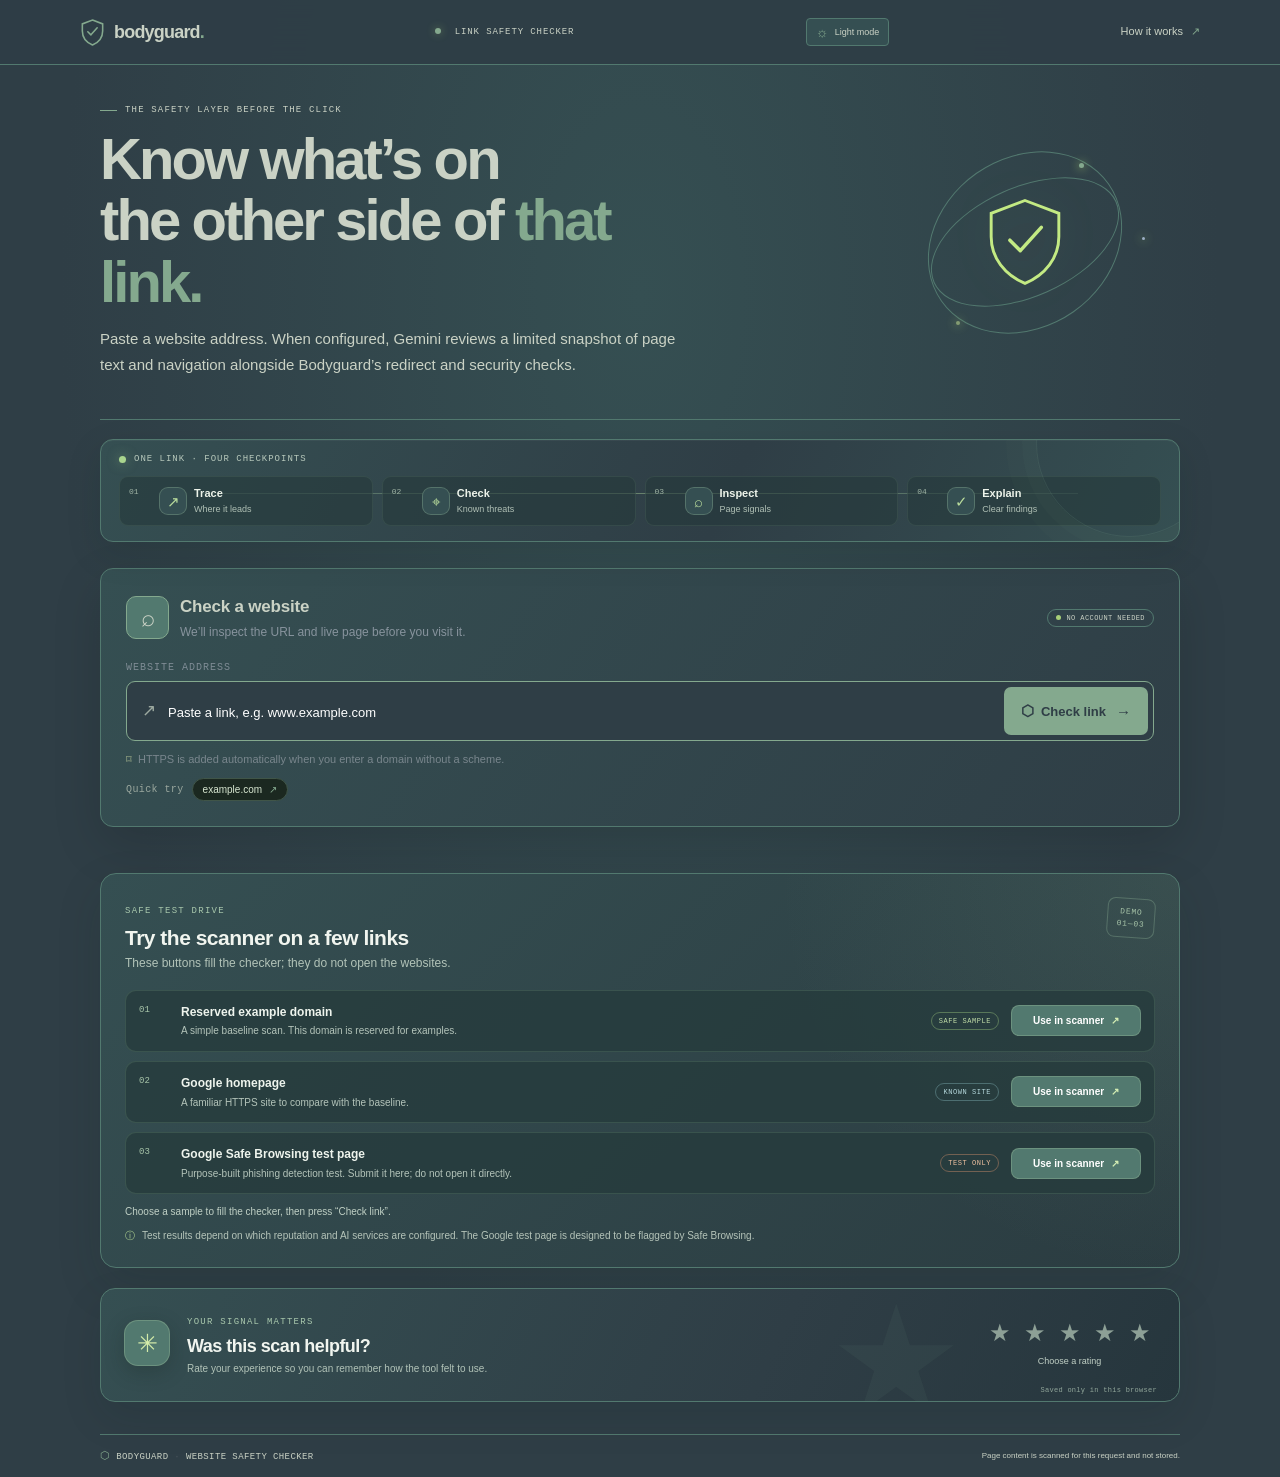
<file: index.html>
<!doctype html>
<html lang="en">
<head>
  <meta charset="utf-8" />
  <meta name="viewport" content="width=device-width, initial-scale=1" />
  <meta name="theme-color" content="#0b0e13" />
  <meta name="description" content="Check a URL for scam and phishing signals with Gemini AI and live page safety checks." />
  <title>Bodyguard — Website safety checker</title>
  <link rel="stylesheet" href="styles.css" />
</head>
<body>
  <header class="topbar"><a class="brand" href="#home" aria-label="Bodyguard home"><span class="shield-logo" aria-hidden="true"><svg viewBox="0 0 32 36" fill="none"><path d="M16 2 29 7v9c0 8.2-5.3 14.7-13 18C8.3 30.7 3 24.2 3 16V7l13-5Z" stroke="currentColor" stroke-width="2"/><path d="m10 17 4 4 8-9" stroke="currentColor" stroke-width="2" stroke-linecap="round" stroke-linejoin="round"/></svg></span><span>bodyguard<span class="brand-dot">.</span></span></a><div class="top-status"><i></i> LINK SAFETY CHECKER</div><button id="theme-toggle" class="theme-toggle" type="button" aria-label="Switch to light theme" aria-pressed="false"><span class="theme-icon" aria-hidden="true">☼</span><span class="theme-label">Light mode</span></button><a class="source-link" href="README.md">How it works <span>↗</span></a></header>
  <main id="home">
    <section class="hero"><div class="hero-copy"><div class="eyebrow"><span></span>THE SAFETY LAYER BEFORE THE CLICK</div><h1>Know what’s on<br/>the other side of <em>that link.</em></h1><p>Paste a website address. When configured, Gemini reviews a limited snapshot of page text and navigation alongside Bodyguard’s redirect and security checks.</p></div><div class="shield-art" aria-hidden="true"><div class="orbit orbit-a"></div><div class="orbit orbit-b"></div><div class="orb-core"><svg viewBox="0 0 70 78" fill="none"><path d="M35 3 64 14v20c0 18.2-11.8 32.7-29 40C17.8 66.7 6 52.2 6 34V14L35 3Z" stroke="currentColor" stroke-width="2.5"/><path d="m22 37 9 9 18-20" stroke="currentColor" stroke-width="3" stroke-linecap="round" stroke-linejoin="round"/></svg></div><span class="orbit-dot dot-a"></span><span class="orbit-dot dot-b"></span><span class="orbit-dot dot-c"></span></div></section>

    <section class="scan-route" aria-label="How Bodyguard checks a link">
      <div class="route-heading"><span class="route-pulse"></span><span>ONE LINK · FOUR CHECKPOINTS</span></div>
      <ol>
        <li><span class="route-index">01</span><span class="route-icon" aria-hidden="true">↗</span><span class="route-copy"><b>Trace</b><small>Where it leads</small></span></li>
        <li><span class="route-index">02</span><span class="route-icon" aria-hidden="true">⌖</span><span class="route-copy"><b>Check</b><small>Known threats</small></span></li>
        <li><span class="route-index">03</span><span class="route-icon" aria-hidden="true">⌕</span><span class="route-copy"><b>Inspect</b><small>Page signals</small></span></li>
        <li><span class="route-index">04</span><span class="route-icon" aria-hidden="true">✓</span><span class="route-copy"><b>Explain</b><small>Clear findings</small></span></li>
      </ol>
    </section>

    <section class="scanner-card" aria-labelledby="scan-title"><div class="scanner-heading"><div class="scanner-symbol">⌕</div><div><h2 id="scan-title">Check a website</h2><p>We’ll inspect the URL and live page before you visit it.</p></div><span class="privacy-chip"><span></span>NO ACCOUNT NEEDED</span></div><form id="scan-form" novalidate><label class="url-label" for="url-input">WEBSITE ADDRESS</label><div class="url-entry"><span class="url-prefix">↗</span><input id="url-input" name="url" type="text" inputmode="url" placeholder="Paste a link, e.g. www.example.com" autocomplete="url" spellcheck="false" required/><button id="scan-button" type="submit"><span class="button-shield">⬡</span><span>Check link</span><span class="button-arrow">→</span></button></div><div class="form-hint"><span>⌑</span> HTTPS is added automatically when you enter a domain without a scheme.</div><div class="sample-row" aria-label="Try a sample URL"><span>Quick try</span><button type="button" data-fill-url="https://example.com/">example.com <span>↗</span></button></div><p class="form-error" id="form-error" role="alert" hidden></p></form></section>

    <section class="loading-card" id="loading-card" hidden aria-live="polite"><div class="scan-spinner"></div><div><b id="loading-title">Checking the website…</b><span id="loading-step">Looking up the public address and checking the connection.</span></div><span class="loading-elapsed" id="loading-elapsed">0s</span></section>

    <section class="result" id="result" hidden aria-live="polite" aria-atomic="true"><div class="result-banner" id="result-banner"><div class="result-symbol" id="result-symbol"></div><div class="result-message"><div class="result-kicker" id="result-kicker"></div><h2 id="result-title"></h2><p id="result-summary"></p></div><div class="result-host" id="result-host"></div></div><div class="result-body"><div class="result-meta"><span id="checked-url"></span><span id="scan-time"></span></div><section class="findings-section"><div class="section-heading"><div><h3>What we found</h3><p>Signals collected from the live page and its connection.</p></div><span class="finding-count" id="finding-count"></span></div><div class="findings" id="findings"></div><div class="no-findings" id="no-findings" hidden><span>✓</span><div><b>No high-risk page patterns detected</b><small>This is a limited scan, not a guarantee that the site is safe.</small></div></div></section><section class="connection-section"><div class="section-heading"><div><h3>Connection &amp; page checks</h3><p>Technical details about the page Bodyguard inspected.</p></div></div><div class="check-grid" id="check-grid"></div></section><details class="limits"><summary>What this scan can and can’t tell you</summary><p>Bodyguard fetches the public page and applies local security heuristics. It does not execute the site’s JavaScript, use a commercial malware or phishing reputation database, or certify a site as safe. “No major issues found” means this scan did not observe its listed warning signs; stay cautious with unfamiliar sites.</p></details><button class="scan-another" id="scan-another" type="button">Check another link <span>↗</span></button></div></section>

    <section class="test-lab" aria-labelledby="test-lab-title">
      <div class="lab-header"><div><span class="lab-kicker">SAFE TEST DRIVE</span><h2 id="test-lab-title">Try the scanner on a few links</h2><p>These buttons fill the checker; they do not open the websites.</p></div><span class="lab-stamp" aria-hidden="true">DEMO<br/>01—03</span></div>
      <div class="test-list">
        <article class="test-card"><span class="test-number">01</span><div class="test-copy"><b>Reserved example domain</b><small>A simple baseline scan. This domain is reserved for examples.</small></div><span class="test-tag tag-safe">SAFE SAMPLE</span><button type="button" data-fill-url="https://example.com/">Use in scanner <span>↗</span></button></article>
        <article class="test-card"><span class="test-number">02</span><div class="test-copy"><b>Google homepage</b><small>A familiar HTTPS site to compare with the baseline.</small></div><span class="test-tag tag-live">KNOWN SITE</span><button type="button" data-fill-url="https://www.google.com/">Use in scanner <span>↗</span></button></article>
        <article class="test-card test-card-alert"><span class="test-number">03</span><div class="test-copy"><b>Google Safe Browsing test page</b><small>Purpose-built phishing detection test. Submit it here; do not open it directly.</small></div><span class="test-tag tag-test">TEST ONLY</span><button type="button" data-fill-url="http://testsafebrowsing.appspot.com/s/phishing.html">Use in scanner <span>↗</span></button></article>
      </div>
      <p id="test-feedback" aria-live="polite">Choose a sample to fill the checker, then press “Check link”.</p>
      <p class="lab-note"><span aria-hidden="true">ⓘ</span> Test results depend on which reputation and AI services are configured. The Google test page is designed to be flagged by Safe Browsing.</p>
    </section>

    <section class="rating-card" aria-labelledby="rating-title">
      <div class="rating-mark" aria-hidden="true">✳</div><div class="rating-copy"><span class="lab-kicker">YOUR SIGNAL MATTERS</span><h2 id="rating-title">Was this scan helpful?</h2><p>Rate your experience so you can remember how the tool felt to use.</p></div>
      <div class="rating-control"><div class="rating-stars" role="group" aria-label="Rate your experience from one to five stars">
        <button type="button" data-rating="1" aria-label="1 star" aria-pressed="false">★</button><button type="button" data-rating="2" aria-label="2 stars" aria-pressed="false">★</button><button type="button" data-rating="3" aria-label="3 stars" aria-pressed="false">★</button><button type="button" data-rating="4" aria-label="4 stars" aria-pressed="false">★</button><button type="button" data-rating="5" aria-label="5 stars" aria-pressed="false">★</button>
      </div><p id="rating-feedback" aria-live="polite">Choose a rating</p></div>
      <span class="rating-privacy">Saved only in this browser</span>
    </section>

    <footer><span><span class="footer-shield">⬡</span> BODYGUARD <i>·</i> WEBSITE SAFETY CHECKER</span><span>Page content is scanned for this request and not stored.</span></footer>
  </main>
  <script src="app.js" defer></script>
</body>
</html>
</file>
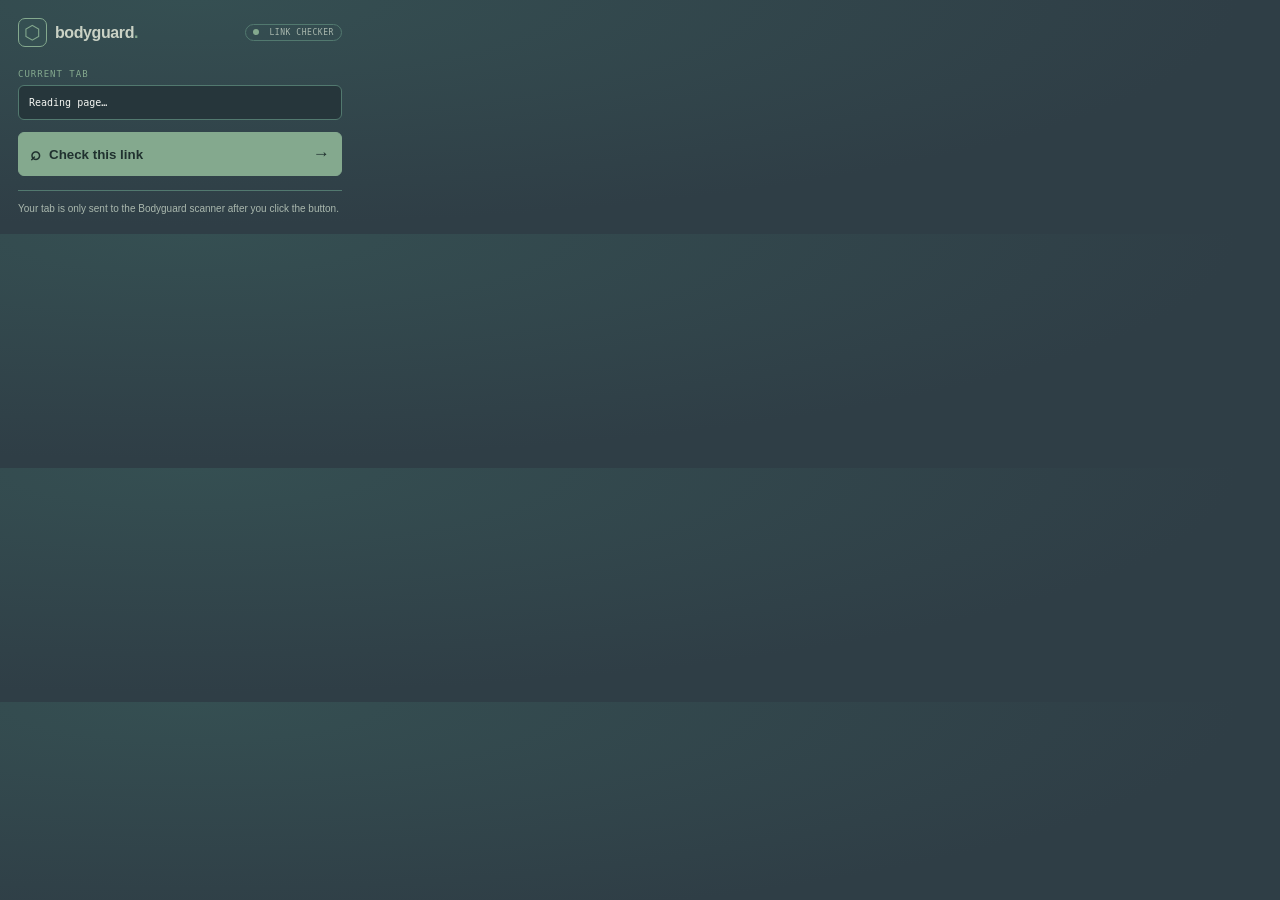
<file: extension/popup.html>
<!doctype html>
<html lang="en">
<head>
  <meta charset="utf-8">
  <meta name="viewport" content="width=device-width,initial-scale=1">
  <title>Bodyguard Link Checker</title>
  <link rel="stylesheet" href="popup.css">
</head>
<body>
  <main>
    <header class="brand-row"><span class="brand-mark" aria-hidden="true">⬡</span><span class="brand">bodyguard<span>.</span></span><span class="live"><i></i> LINK CHECKER</span></header>
    <p class="label">CURRENT TAB</p>
    <div id="url" class="url" aria-label="Current tab address">Reading page…</div>
    <button id="check" type="button"><span class="button-icon" aria-hidden="true">⌕</span> Check this link <span class="arrow" aria-hidden="true">→</span></button>
    <section id="result" aria-live="polite" aria-atomic="true" hidden></section>
    <p class="note">Your tab is only sent to the Bodyguard scanner after you click the button.</p>
  </main>
  <script src="popup.js"></script>
</body>
</html>
</file>
<file: styles.css>
:root{color-scheme:dark;--bg:#0b0f14;--panel:#12181f;--panel2:#161e26;--line:#27313a;--text:#e9edf0;--muted:#8b969f;--lime:#c5ed79;--mono:'Cascadia Code','SFMono-Regular',Consolas,monospace;--sans:Inter,'Segoe UI',Arial,sans-serif;--display:Inter,'Segoe UI',Arial,sans-serif}*{box-sizing:border-box}html{scroll-behavior:smooth}body{margin:0;background:radial-gradient(ellipse at 50% 20%,#131a20 0,#0b0f14 58%);color:var(--text);font:14px/1.55 var(--sans);-webkit-font-smoothing:antialiased}.topbar{height:65px;padding:0 max(calc((100vw - 1120px)/2),28px);border-bottom:1px solid #1f2830;background:#0c1116eF;display:flex;align-items:center;justify-content:space-between}.brand{display:flex;align-items:center;gap:9px;color:#eef3eb;text-decoration:none;font:750 18px var(--display);letter-spacing:-.8px}.shield-logo{width:25px;height:29px;color:var(--lime)}.shield-logo svg{width:100%;height:100%}.brand-dot{color:var(--lime)}.top-status{font:9px var(--mono);letter-spacing:.1em;color:#91a087}.top-status i{display:inline-block;width:6px;height:6px;background:var(--lime);box-shadow:0 0 8px #c5ed7966;border-radius:50%;margin-right:7px}.source-link{color:#a7b2b5;text-decoration:none;font-size:11px}.source-link span{color:var(--lime);padding-left:5px}main{width:min(1030px,calc(100% - 48px));margin:0 auto}.hero{min-height:281px;display:flex;align-items:center;justify-content:space-between;position:relative;overflow:hidden;border-bottom:1px solid #202831}.hero-copy{padding:40px 0 42px;max-width:595px;position:relative;z-index:1}.eyebrow{display:flex;align-items:center;gap:8px;font:9px var(--mono);letter-spacing:.13em;color:#93a098;margin-bottom:13px}.eyebrow span{height:1px;width:17px;background:var(--lime)}h1{font:650 clamp(34px,5vw,50px)/1.06 var(--display);letter-spacing:-2.6px;margin:0;color:#f1f2ed}h1 em{font-style:normal;color:var(--lime)}.hero-copy p{max-width:540px;color:#98a2a9;font-size:13px;margin:14px 0 0;line-height:1.7}.shield-art{width:250px;height:220px;position:relative;display:grid;place-items:center;flex-shrink:0;margin-right:30px}.orbit{position:absolute;border:1px solid #27342d;border-radius:50%;transform:rotate(-24deg)}.orbit-a{width:200px;height:110px}.orbit-b{width:170px;height:205px;transform:rotate(55deg);border-color:#27313a}.orb-core{width:84px;height:91px;color:#c3ea83;filter:drop-shadow(0 0 22px #b8ef7623);display:grid;place-items:center;z-index:2}.orb-core svg{width:100%;height:100%}.orbit-dot{position:absolute;width:5px;height:5px;border-radius:50%;background:var(--lime);box-shadow:0 0 10px #c5ed79}.dot-a{top:31px;right:66px}.dot-b{bottom:27px;left:56px;width:4px;height:4px;background:#839c72}.dot-c{top:105px;right:5px;width:3px;height:3px;background:#9baec4}.scanner-card{border:1px solid #303941;background:linear-gradient(125deg,#151b21,#11171d);border-radius:7px;padding:19px 20px;margin:23px 0 0;box-shadow:0 8px 35px #0002}.scanner-heading{display:flex;align-items:center;gap:11px;margin-bottom:17px}.scanner-symbol{height:36px;width:36px;border-radius:5px;display:grid;place-items:center;background:#202a20;border:1px solid #35442e;color:var(--lime);font-size:24px}.scanner-heading h2{margin:0;color:#e9eee8;font-size:14px;font-weight:650;letter-spacing:-.2px}.scanner-heading p{margin:2px 0 0;color:#87939d;font-size:10px}.privacy-chip{margin-left:auto;border:1px solid #314034;border-radius:20px;padding:4px 8px;color:#9eac97;font:7px var(--mono);letter-spacing:.06em}.privacy-chip span{display:inline-block;width:5px;height:5px;background:#a8cf78;border-radius:50%;margin-right:5px}.url-label{display:block;color:#7f8c95;font:8px var(--mono);letter-spacing:.1em;margin-bottom:6px}.url-entry{height:48px;border:1px solid #39444c;background:#0c1116;border-radius:4px;display:flex;align-items:center;padding:4px;transition:border .15s,box-shadow .15s}.url-entry:focus-within{border-color:#748952;box-shadow:0 0 0 2px #c5ed7912}.url-prefix{width:34px;display:grid;place-items:center;color:#9daaa0;font-size:17px}.url-entry input{border:0;outline:0;min-width:0;flex:1;background:transparent;color:#e4e9e9;font:12px var(--sans)}.url-entry input::placeholder{color:#637078}.url-entry input:disabled{opacity:.65}.url-entry button{height:38px;border:0;border-radius:3px;padding:0 12px;background:var(--lime);color:#13190f;font-size:10px;font-weight:700;display:flex;align-items:center;gap:7px;cursor:pointer;transition:background .15s}.url-entry button:hover{background:#d5f590}.url-entry button:disabled{opacity:.55;cursor:wait}.button-shield{font-size:15px}.button-arrow{font-size:15px;margin-left:3px}.form-hint{font-size:9px;color:#79868d;margin-top:8px}.form-hint span{color:#a7b68e;margin-right:3px}.form-error{border:1px solid #663b32;background:#261a17;color:#f1a18b;padding:8px 10px;border-radius:3px;font-size:10px;margin:9px 0 0}.loading-card{display:flex;align-items:center;gap:11px;background:#151c20;border:1px solid #374038;border-radius:5px;padding:14px;margin:13px 0 0}.loading-card[hidden]{display:none}.scan-spinner{width:22px;height:22px;border:2px solid #354034;border-top-color:var(--lime);border-radius:50%;animation:spin .8s linear infinite;flex-shrink:0}.loading-card>div:nth-child(2){flex:1}.loading-card b,.loading-card span{display:block}.loading-card b{font-size:10px;font-weight:600}.loading-card>div:nth-child(2)>span{font-size:9px;color:#8b9795;margin-top:2px}.loading-elapsed{font:8px var(--mono);color:#839080}.result{margin:16px 0 0;scroll-margin-top:20px}.result[hidden]{display:none}.result-banner{min-height:112px;border:1px solid #474b3e;border-radius:5px 5px 0 0;display:flex;align-items:center;gap:14px;padding:16px 18px;position:relative;overflow:hidden;background:linear-gradient(110deg,#20251b,#191d19)}.result-banner:after{content:'';width:170px;height:170px;border-radius:50%;position:absolute;right:-50px;top:-90px;border:1px solid #ffffff0c;box-shadow:0 0 0 17px #ffffff05,0 0 0 34px #ffffff04}.banner-dangerous{background:linear-gradient(105deg,#512119,#311a18 72%,#251817);border-color:#804337}.banner-suspicious{background:linear-gradient(105deg,#41291a,#281e18);border-color:#715032}.banner-caution{background:linear-gradient(105deg,#38301b,#211f18);border-color:#625633}.banner-no-major-issues{background:linear-gradient(105deg,#1c3020,#171e1a);border-color:#445b39}.banner-unknown{background:linear-gradient(105deg,#33281c,#211d18);border-color:#5e4934}.result-symbol{width:42px;height:42px;flex-shrink:0;border-radius:50%;border:1px solid #d59073;background:#8f302b;color:#fff3ef;display:grid;place-items:center;font:700 25px var(--sans);box-shadow:0 0 19px #ec715122}.banner-suspicious .result-symbol,.banner-caution .result-symbol,.banner-unknown .result-symbol{background:#654624;border-color:#c7a160;color:#ffe6b5;box-shadow:none}.banner-no-major-issues .result-symbol{background:#344c31;border-color:#80aa66;color:#d8f2c3;box-shadow:none}.result-message{flex:1;position:relative;z-index:1}.result-kicker{font:8px var(--mono);letter-spacing:.12em;color:#f0a18b}.banner-suspicious .result-kicker,.banner-caution .result-kicker,.banner-unknown .result-kicker{color:#e1be78}.banner-no-major-issues .result-kicker{color:#aad38c}.result-message h2{font:650 19px var(--display);letter-spacing:-.45px;margin:3px 0 3px;color:#fff3ed}.banner-no-major-issues .result-message h2{color:#e6f4df}.result-message p{max-width:700px;margin:0;color:#d9b7ad;font-size:10px}.banner-suspicious .result-message p,.banner-caution .result-message p,.banner-unknown .result-message p{color:#d6c4a3}.banner-no-major-issues .result-message p{color:#a5b59c}.result-host{position:relative;z-index:1;max-width:185px;overflow-wrap:anywhere;text-align:right;color:#ecd5ce;font:8px/1.6 var(--mono)}.result-body{background:#12181f;border:1px solid #27313a;border-top:0;border-radius:0 0 5px 5px;padding:15px 17px 16px}.result-meta{display:flex;justify-content:space-between;gap:10px;padding-bottom:10px;border-bottom:1px solid #252e36;color:#76838c;font:7px var(--mono)}.result-meta span:first-child{overflow-wrap:anywhere}.section-heading{display:flex;justify-content:space-between;align-items:center;margin:12px 0 7px}.section-heading h3{font-size:10px;margin:0;font-weight:650}.section-heading p{font-size:8px;color:#7e8a91;margin:1px 0 0}.finding-count{font:7px var(--mono);letter-spacing:.04em;color:#94a08c;border:1px solid #354039;border-radius:10px;padding:2px 6px}.findings{display:grid;gap:6px}.finding{display:grid;grid-template-columns:22px minmax(0,1fr) auto;gap:8px;align-items:start;padding:9px 9px;border:1px solid #29323a;border-radius:4px;background:#0f1419}.finding-icon{height:19px;width:19px;border-radius:50%;display:grid;place-items:center;background:#423025;color:#f3a17c;font:bold 11px var(--sans);margin-top:1px}.finding-critical .finding-icon{background:#532420;color:#ff9c88}.finding-medium .finding-icon{background:#39321f;color:#e3c475}.finding-low .finding-icon{background:#202b30;color:#9fb1b1}.finding-copy b{display:block;color:#dfe4e5;font-size:9px;font-weight:600}.finding-copy p{color:#929da2;font-size:8px;line-height:1.5;margin:2px 0 0}.finding-severity{font:6px var(--mono);letter-spacing:.08em;color:#e8a17e;border:1px solid #4c352c;border-radius:2px;padding:2px 4px;margin-top:2px}.finding-medium .finding-severity{color:#ddc276;border-color:#463e2b}.finding-low .finding-severity{color:#a2b0b1;border-color:#364145}.finding-evidence{grid-column:2/4;font-size:7px;color:#9ca8a9}.finding-evidence summary,.limits summary{cursor:pointer;list-style:none}.finding-evidence summary::-webkit-details-marker,.limits summary::-webkit-details-marker{display:none}.finding-evidence summary:after{content:'  +';color:var(--lime)}.finding-evidence[open] summary:after{content:'  −'}.finding-evidence pre{margin:5px 0 0;padding:7px;background:#090d11;border:1px solid #242e36;border-radius:3px;color:#afbbb7;white-space:pre-wrap;overflow-wrap:anywhere;font:7px/1.5 var(--mono)}.no-findings{display:flex;align-items:center;gap:9px;padding:10px;border:1px solid #344331;border-radius:4px;background:#141d16}.no-findings[hidden]{display:none}.no-findings>span{height:22px;width:22px;border-radius:50%;display:grid;place-items:center;background:#2a3a25;color:#b5db92}.no-findings b,.no-findings small{display:block}.no-findings b{font-size:9px;color:#d5e9c8}.no-findings small{font-size:8px;color:#899984;margin-top:1px}.connection-section{border-top:1px solid #262e35;margin-top:13px;padding-top:1px}.check-grid{display:grid;grid-template-columns:repeat(2,minmax(0,1fr));gap:6px}.check-card{display:flex;align-items:flex-start;gap:7px;min-height:47px;padding:7px;border:1px solid #283139;border-radius:3px;background:#0f1419}.check-mark{height:16px;width:16px;flex-shrink:0;border-radius:50%;display:grid;place-items:center;background:#243322;color:#a8d380;font-size:9px}.check-card.warning .check-mark{background:#3a2921;color:#eba17e}.check-card.info .check-mark{background:#232c31;color:#a4b3b4}.check-card b,.check-card small{display:block}.check-card b{font-size:8px;color:#c9d1d2;font-weight:600}.check-card small{font-size:7px;color:#879398;line-height:1.4;margin-top:1px}.limits{margin-top:11px;border-top:1px solid #252e35;padding-top:9px;color:#91a09d}.limits summary{font-size:8px}.limits summary:after{content:'  +';color:#c0e582}.limits[open] summary:after{content:'  −'}.limits p{font-size:8px;color:#86949a;line-height:1.6;max-width:820px}.scan-another{margin-top:13px;border:1px solid #47543b;background:#202a1d;color:#cfe7a6;border-radius:3px;padding:7px 9px;font-size:8px;cursor:pointer}.scan-another:hover{background:#2b3824}.scan-another span{margin-left:6px}.feature-grid{margin:27px 0 23px;display:grid;grid-template-columns:repeat(3,1fr);gap:14px}.feature-grid article{border:1px solid #252f37;border-radius:5px;background:#10161b;min-height:94px;padding:12px;display:flex;align-items:flex-start;gap:10px}.feature-icon{height:25px;width:25px;flex-shrink:0;display:grid;place-items:center;border-radius:4px;font-size:15px}.feature-icon.green{background:#222d20;color:#badb8e}.feature-icon.orange{background:#32231d;color:#e69c7b}.feature-icon.violet{background:#282438;color:#b9a8e6}.feature-grid h3{font-size:9px;margin:1px 0 3px;font-weight:650}.feature-grid p{font-size:8px;line-height:1.5;color:#849097;margin:0}footer{height:43px;border-top:1px solid #202830;display:flex;align-items:center;justify-content:space-between;color:#79858d;font:7px var(--mono);letter-spacing:.045em}footer>span:last-child{font:8px var(--sans);letter-spacing:0;color:#69767d}.footer-shield{font-size:11px;color:var(--lime)}footer i{font-style:normal;color:#4b565d}@keyframes spin{to{transform:rotate(360deg)}}@media(max-width:760px){.topbar{padding:0 17px}.hero{min-height:246px}.hero-copy{max-width:calc(100% - 130px)}.hero h1{font-size:36px}.shield-art{width:140px;height:180px;margin-right:0}.orbit-a{width:125px;height:76px}.orbit-b{width:119px;height:146px}.orb-core{width:59px;height:66px}.dot-a{right:22px}.dot-b{left:7px}.dot-c{right:0}.feature-grid{gap:7px}.feature-grid article{padding:9px;gap:7px}}@media(max-width:570px){main{width:calc(100% - 28px)}.topbar{height:55px;padding:0 14px}.brand{font-size:16px}.top-status{font-size:7px;letter-spacing:.04em}.source-link{font-size:9px}.hero{min-height:0;padding:27px 0 22px}.hero-copy{max-width:100%;padding:0}.hero h1{font-size:34px;letter-spacing:-1.8px}.hero-copy p{max-width:440px;font-size:11px}.shield-art{display:none}.scanner-card{margin-top:14px;padding:13px}.scanner-heading{margin-bottom:13px}.privacy-chip{font-size:6px;padding:3px 6px}.url-entry{height:auto;min-height:47px}.url-prefix{width:27px}.url-entry input{font-size:10px}.url-entry button{height:36px;padding:0 8px;gap:5px;font-size:9px}.button-shield{display:none}.result-banner{align-items:flex-start;gap:9px;padding:12px}.result-symbol{width:32px;height:32px;font-size:20px}.result-host{display:none}.result-message h2{font-size:16px}.result-message p{font-size:9px}.result-kicker{font-size:7px}.result-body{padding:11px}.result-meta{font-size:6px}.section-heading p{font-size:7px}.finding{grid-template-columns:20px minmax(0,1fr);gap:6px}.finding-severity{grid-column:2;grid-row:1;justify-self:end}.finding-copy{padding-right:43px}.finding-evidence{grid-column:2}.check-grid{grid-template-columns:1fr}.feature-grid{grid-template-columns:1fr;margin-top:18px;gap:7px}.feature-grid article{min-height:67px;padding:10px}.feature-grid p{font-size:8px}.feature-grid h3{font-size:9px}footer{height:auto;min-height:44px;gap:6px;line-height:1.4}footer>span:last-child{text-align:right;font-size:7px}}


.ai-assessment{margin:10px 0;padding:10px 12px;border:1px solid #35412f;border-radius:4px;background:#141c15;color:#cad8bd}.ai-assessment[hidden]{display:none}.ai-assessment b{font-size:9px;color:#c5ed79}.ai-assessment p{margin:4px 0;color:#b2bdb1;font-size:9px;line-height:1.5}.ai-assessment small{display:block;color:#94a291;font-size:8px;line-height:1.5}

.theme-toggle{display:inline-flex;align-items:center;justify-content:center;gap:6px;flex:0 0 auto;border:1px solid #35413d;border-radius:4px;background:#151c20;color:#d5e0d6;padding:6px 9px;font:9px var(--sans);cursor:pointer;transition:background .18s,border-color .18s,color .18s}.theme-toggle:hover{border-color:#708454;background:#202920}.theme-toggle:focus-visible{outline:2px solid var(--lime);outline-offset:2px}.theme-icon{font-size:14px;line-height:1;color:var(--lime)}
:root[data-theme="light"]{color-scheme:light;--bg:#f4f7f3;--panel:#fff;--panel2:#f8faf7;--line:#dfe6dd;--text:#1a2921;--muted:#66736a}
:root[data-theme="light"] body{background:radial-gradient(ellipse at 50% 18%,#fff 0,#f2f6f1 66%);color:#1d2b23}
:root[data-theme="light"] .topbar{background:#ffffffed;border-bottom-color:#e2e8e1}
:root[data-theme="light"] .brand{color:#1b2a20}
:root[data-theme="light"] .top-status{color:#637267}
:root[data-theme="light"] .source-link{color:#59675d}
:root[data-theme="light"] .hero{border-bottom-color:#e0e7df}
:root[data-theme="light"] h1{color:#1a2b20}
:root[data-theme="light"] .hero-copy p{color:#637168}
:root[data-theme="light"] .orbit{border-color:#dce7d9}
:root[data-theme="light"] .orbit-b{border-color:#e2e9e3}
:root[data-theme="light"] .scanner-card{background:linear-gradient(125deg,#fff,#f8faf7);border-color:#dce5dc;box-shadow:0 9px 32px #223a2810}
:root[data-theme="light"] .scanner-heading h2{color:#203126}
:root[data-theme="light"] .scanner-heading p{color:#6e7c72}
:root[data-theme="light"] .privacy-chip{border-color:#d9e5d6;color:#60745f}
:root[data-theme="light"] .url-label{color:#68766c}
:root[data-theme="light"] .url-entry{background:#fff;border-color:#ccd8ce}
:root[data-theme="light"] .url-entry input{color:#1f3025}
:root[data-theme="light"] .url-entry input::placeholder{color:#8b978e}
:root[data-theme="light"] .url-prefix{color:#718076}
:root[data-theme="light"] .form-hint{color:#718077}
:root[data-theme="light"] .loading-card{background:#fff;border-color:#dce5dc;color:#26362a}
:root[data-theme="light"] .loading-card>div:nth-child(2)>span{color:#64736a}
:root[data-theme="light"] .result-body{background:#fff;border-color:#dce4dc}
:root[data-theme="light"] .result-meta{border-bottom-color:#e3e9e2;color:#65736a}
:root[data-theme="light"] .section-heading h3{color:#26372b}
:root[data-theme="light"] .section-heading p{color:#6f7d73}
:root[data-theme="light"] .finding{background:#f8faf8;border-color:#e0e7e0}
:root[data-theme="light"] .finding-copy b{color:#26372d}
:root[data-theme="light"] .finding-copy p{color:#5f6d64}
:root[data-theme="light"] .finding-count{color:#526250;border-color:#d8e1d6}
:root[data-theme="light"] .finding-evidence{color:#59685e}
:root[data-theme="light"] .finding-evidence pre{background:#f2f5f1;border-color:#dfe6df;color:#3f5145}
:root[data-theme="light"] .finding-severity{color:#984a35;border-color:#e6c9bd}
:root[data-theme="light"] .finding-medium .finding-severity{color:#80631e;border-color:#e5d8ae}
:root[data-theme="light"] .finding-low .finding-severity{color:#51656a;border-color:#d4dfe0}
:root[data-theme="light"] .finding-icon{background:#f8e7e1;color:#a74937}
:root[data-theme="light"] .finding-medium .finding-icon{background:#f4efd9;color:#83691f}
:root[data-theme="light"] .finding-low .finding-icon{background:#e8eff0;color:#516a70}
:root[data-theme="light"] .banner-dangerous{background:linear-gradient(105deg,#fff0ed,#fff8f6);border-color:#ecc6bd}
:root[data-theme="light"] .banner-suspicious{background:linear-gradient(105deg,#fff6e8,#fffbf4);border-color:#ead7b8}
:root[data-theme="light"] .banner-caution,:root[data-theme="light"] .banner-unknown{background:linear-gradient(105deg,#fff9e8,#fffdf6);border-color:#e7ddb9}
:root[data-theme="light"] .banner-no-major-issues{background:linear-gradient(105deg,#edf6e9,#f8fcf6);border-color:#cfdfc7}
:root[data-theme="light"] .result-message h2,:root[data-theme="light"] .banner-no-major-issues .result-message h2{color:#28372e}
:root[data-theme="light"] .result-message p,:root[data-theme="light"] .banner-no-major-issues .result-message p{color:#56665a}
:root[data-theme="light"] .result-kicker{color:#a34837}
:root[data-theme="light"] .banner-suspicious .result-kicker,:root[data-theme="light"] .banner-caution .result-kicker,:root[data-theme="light"] .banner-unknown .result-kicker{color:#80621c}
:root[data-theme="light"] .banner-no-major-issues .result-kicker{color:#497246}
:root[data-theme="light"] .result-symbol{box-shadow:none}
:root[data-theme="light"] .banner-suspicious .result-symbol,:root[data-theme="light"] .banner-caution .result-symbol,:root[data-theme="light"] .banner-unknown .result-symbol{background:#f0e4c7;color:#6c531b;border-color:#d6c18f}
:root[data-theme="light"] .banner-no-major-issues .result-symbol{background:#dcebd4;color:#3c673f;border-color:#9bbd8b}
:root[data-theme="light"] .no-findings{background:#f3f8f0;border-color:#d8e6d1}
:root[data-theme="light"] .no-findings b{color:#2c4c31}
:root[data-theme="light"] .no-findings small{color:#637660}
:root[data-theme="light"] .connection-section,:root[data-theme="light"] .limits{border-color:#e2e8e1}
:root[data-theme="light"] .check-card{background:#f8faf8;border-color:#e0e7e0}
:root[data-theme="light"] .check-card b{color:#33443a}
:root[data-theme="light"] .check-card small{color:#617066}
:root[data-theme="light"] .check-mark{background:#e3efdf;color:#437043}
:root[data-theme="light"] .check-card.warning .check-mark{background:#f7e8df;color:#a04c35}
:root[data-theme="light"] .check-card.info .check-mark{background:#e9eff0;color:#5b7074}
:root[data-theme="light"] .limits{color:#526358}
:root[data-theme="light"] .limits p{color:#5e6d63}
:root[data-theme="light"] .scan-another{background:#f1f6ec;border-color:#cbdabd;color:#3f6035}
:root[data-theme="light"] .feature-grid article{background:#fff;border-color:#e0e7e0}
:root[data-theme="light"] .feature-grid h3{color:#2a392f}
:root[data-theme="light"] .feature-grid p{color:#627066}
:root[data-theme="light"] .feature-icon.green{background:#e9f1e5;color:#527247}
:root[data-theme="light"] .feature-icon.orange{background:#f8ebe5;color:#a76848}
:root[data-theme="light"] .feature-icon.violet{background:#eeebf6;color:#6f6294}
:root[data-theme="light"] footer{border-top-color:#e0e7df;color:#647267}
:root[data-theme="light"] footer>span:last-child{color:#68766c}
:root[data-theme="light"] .theme-toggle{background:#fff;border-color:#d6e0d6;color:#36473b}
:root[data-theme="light"] .theme-toggle:hover{background:#f1f6ef;border-color:#adc1a5}
:root[data-theme="light"] .theme-toggle:focus-visible{outline-color:#537745}
:root[data-theme="light"] .theme-icon{color:#687e39}
@media(max-width:570px){.top-status{display:none}.theme-toggle{padding:5px 7px;font-size:8px}.source-link{font-size:8px}}

:root[data-theme="light"] .ai-assessment{background:#f2f7ef;border-color:#d8e5d2;color:#47594a}:root[data-theme="light"] .ai-assessment b{color:#426a3f}:root[data-theme="light"] .ai-assessment p,:root[data-theme="light"] .ai-assessment small{color:#5d6d5f}

/* Sage / teal / slate palette from the supplied reference image. */
:root:not([data-theme="light"]){color-scheme:dark;--bg:#2f3e46;--panel:#354f52;--panel2:#52796f;--line:#52796f;--text:#cad2c5;--muted:#cad2c5;--lime:#84a98e}
:root:not([data-theme="light"]) body{background:radial-gradient(ellipse at 50% 20%,#354f52 0,#2f3e46 64%);color:#cad2c5}
:root:not([data-theme="light"]) .topbar{background:#2f3e46ed;border-bottom-color:#52796f}
:root:not([data-theme="light"]) .brand,:root:not([data-theme="light"]) h1,:root:not([data-theme="light"]) .scanner-heading h2{color:#cad2c5}
:root:not([data-theme="light"]) .top-status,:root:not([data-theme="light"]) .eyebrow,:root:not([data-theme="light"]) .hero-copy p,:root:not([data-theme="light"]) .source-link{color:#cad2c5}
:root:not([data-theme="light"]) .hero{border-bottom-color:#52796f}
:root:not([data-theme="light"]) .orbit,:root:not([data-theme="light"]) .orbit-b{border-color:#52796f}
:root:not([data-theme="light"]) .scanner-card{background:linear-gradient(125deg,#354f52,#2f3e46);border-color:#52796f}
:root:not([data-theme="light"]) .scanner-symbol{background:#52796f;border-color:#84a98e;color:#cad2c5}
:root:not([data-theme="light"]) .privacy-chip{border-color:#52796f;color:#cad2c5}
:root:not([data-theme="light"]) .url-entry{background:#2f3e46;border-color:#84a98e}
:root:not([data-theme="light"]) .url-entry:focus-within{border-color:#cad2c5;box-shadow:0 0 0 2px #84a98e55}
:root:not([data-theme="light"]) .url-entry input{color:#fff;-webkit-text-fill-color:#fff}
:root:not([data-theme="light"]) .url-entry button{background:#84a98e;color:#2f3e46}
:root:not([data-theme="light"]) .url-entry button:hover{background:#cad2c5}
:root:not([data-theme="light"]) .loading-card,:root:not([data-theme="light"]) .result-body{background:#354f52;border-color:#52796f}
:root:not([data-theme="light"]) .finding,:root:not([data-theme="light"]) .check-card{background:#2f3e46;border-color:#52796f}
:root:not([data-theme="light"]) .finding-copy b,:root:not([data-theme="light"]) .check-card b,:root:not([data-theme="light"]) .section-heading h3{color:#cad2c5}
:root:not([data-theme="light"]) .finding-copy p,:root:not([data-theme="light"]) .check-card small,:root:not([data-theme="light"]) .section-heading p{color:#cad2c5}
:root:not([data-theme="light"]) .finding-evidence pre{background:#2f3e46;border-color:#52796f;color:#cad2c5}
:root:not([data-theme="light"]) .no-findings{background:#354f52;border-color:#84a98e}
:root:not([data-theme="light"]) .no-findings b,:root:not([data-theme="light"]) .no-findings small{color:#cad2c5}
:root:not([data-theme="light"]) .scan-another{background:#52796f;border-color:#84a98e;color:#cad2c5}
:root:not([data-theme="light"]) .scan-another:hover{background:#84a98e;color:#2f3e46}
:root:not([data-theme="light"]) .theme-toggle{background:#354f52;border-color:#52796f;color:#cad2c5}
:root:not([data-theme="light"]) .theme-toggle:hover{background:#52796f;border-color:#84a98e}
:root:not([data-theme="light"]) .theme-toggle:focus-visible{outline-color:#cad2c5}
:root:not([data-theme="light"]) .ai-assessment{background:#354f52;border-color:#52796f;color:#cad2c5}
:root:not([data-theme="light"]) .ai-assessment b,:root:not([data-theme="light"]) .ai-assessment p,:root:not([data-theme="light"]) .ai-assessment small{color:#cad2c5}
:root:not([data-theme="light"]) footer{border-top-color:#52796f;color:#cad2c5}
:root:not([data-theme="light"]) footer>span:last-child{color:#cad2c5}
:root[data-theme="light"]{--bg:#cad2c5;--panel:#f1f3ef;--panel2:#e8ece6;--line:#84a98e;--text:#2f3e46;--muted:#52796f;--lime:#52796f}
:root[data-theme="light"] body{background:radial-gradient(ellipse at 50% 18%,#f1f3ef 0,#cad2c5 76%);color:#2f3e46}
:root[data-theme="light"] .topbar{background:#cad2c5ed;border-bottom-color:#84a98e}
:root[data-theme="light"] .brand,:root[data-theme="light"] h1,:root[data-theme="light"] .scanner-heading h2{color:#2f3e46}
:root[data-theme="light"] .top-status,:root[data-theme="light"] .eyebrow,:root[data-theme="light"] .hero-copy p,:root[data-theme="light"] .source-link{color:#52796f}
:root[data-theme="light"] .hero{border-bottom-color:#84a98e}
:root[data-theme="light"] .orbit,:root[data-theme="light"] .orbit-b{border-color:#84a98e}
:root[data-theme="light"] .scanner-card{background:linear-gradient(125deg,#f1f3ef,#e8ece6);border-color:#84a98e}
:root[data-theme="light"] .scanner-symbol{background:#52796f;border-color:#354f52;color:#cad2c5}
:root[data-theme="light"] .privacy-chip{border-color:#84a98e;color:#354f52}
:root[data-theme="light"] .url-entry{background:#f8f9f7;border-color:#84a98e}
:root[data-theme="light"] .url-entry:focus-within{border-color:#354f52;box-shadow:0 0 0 2px #52796f33}
:root[data-theme="light"] .url-entry input{color:#111;-webkit-text-fill-color:#111}
:root[data-theme="light"] .url-entry button{background:#52796f;color:#fff}
:root[data-theme="light"] .url-entry button:hover{background:#354f52}
:root[data-theme="light"] .loading-card,:root[data-theme="light"] .result-body{background:#f1f3ef;border-color:#84a98e}
:root[data-theme="light"] .finding,:root[data-theme="light"] .check-card{background:#f8f9f7;border-color:#cad2c5}
:root[data-theme="light"] .finding-copy b,:root[data-theme="light"] .check-card b,:root[data-theme="light"] .section-heading h3{color:#2f3e46}
:root[data-theme="light"] .finding-copy p,:root[data-theme="light"] .check-card small,:root[data-theme="light"] .section-heading p{color:#52796f}
:root[data-theme="light"] .finding-evidence pre{background:#e8ece6;border-color:#cad2c5;color:#2f3e46}
:root[data-theme="light"] .no-findings{background:#e8ece6;border-color:#84a98e}
:root[data-theme="light"] .no-findings b,:root[data-theme="light"] .no-findings small{color:#354f52}
:root[data-theme="light"] .scan-another{background:#52796f;border-color:#354f52;color:#fff}
:root[data-theme="light"] .scan-another:hover{background:#354f52}
:root[data-theme="light"] .theme-toggle{background:#f1f3ef;border-color:#84a98e;color:#354f52}
:root[data-theme="light"] .theme-toggle:hover{background:#e8ece6;border-color:#52796f}
:root[data-theme="light"] .theme-toggle:focus-visible{outline-color:#354f52}
:root[data-theme="light"] .ai-assessment{background:#e8ece6;border-color:#84a98e;color:#354f52}
:root[data-theme="light"] .ai-assessment b,:root[data-theme="light"] .ai-assessment p,:root[data-theme="light"] .ai-assessment small{color:#354f52}
:root[data-theme="light"] footer{border-top-color:#84a98e;color:#52796f}
:root[data-theme="light"] footer>span:last-child{color:#52796f}

/* Polished layout and clearer touch/keyboard targets. */
html{scroll-padding-top:76px}
.topbar{position:sticky;top:0;z-index:20;backdrop-filter:blur(14px);-webkit-backdrop-filter:blur(14px)}
main{width:min(1080px,calc(100% - 44px))}
.hero{min-height:310px}
h1{font-size:clamp(38px,5.2vw,58px);letter-spacing:-2.9px}
.hero-copy p{font-size:15px;max-width:590px}
.scanner-card{margin-top:26px;padding:25px;border-radius:13px;box-shadow:0 18px 50px #0002}
.scanner-heading{margin-bottom:21px}
.scanner-heading h2{font-size:17px}
.scanner-heading p{font-size:12px}
.scanner-symbol{width:43px;height:43px;border-radius:10px}
.url-label{font-size:10px;margin-bottom:8px}
.url-entry{height:60px;padding:5px;border-radius:9px}
.url-entry input{font-size:15px;color:#fff;-webkit-text-fill-color:#fff}
.url-entry input::placeholder{font-size:13px}
:root[data-theme="light"] .url-entry input{color:#111;-webkit-text-fill-color:#111}
:root[data-theme="light"] .url-entry input::placeholder{-webkit-text-fill-color:#8b978e}
.url-entry button{height:48px;border-radius:7px;padding:0 17px;font-size:13px}
.form-hint{font-size:11px;margin-top:10px}
.sample-row{display:flex;align-items:center;gap:8px;margin-top:10px;color:#9aa79e;font-size:10px}
.sample-row>span{font-family:var(--mono);letter-spacing:.04em}
.sample-row button{border:1px solid #405548;border-radius:999px;background:#1b2820;color:#d8e7d1;padding:5px 10px;font:10px var(--sans);cursor:pointer;transition:background .16s,border-color .16s,transform .16s}
.sample-row button:hover{background:#293b2c;border-color:#84a98e;transform:translateY(-1px)}
.sample-row button span{color:var(--lime);margin-left:4px}
:root[data-theme="light"] .sample-row{color:#627268}
:root[data-theme="light"] .sample-row button{background:#f1f6ef;border-color:#cbdabd;color:#3f6035}
:root[data-theme="light"] .sample-row button:hover{background:#e7f0e2;border-color:#84a98e}
.theme-toggle,.source-link,.url-entry button,.scan-another,.limits summary,.finding-evidence summary,.sample-row button{transition:all .18s ease}
.url-entry:focus-within{box-shadow:0 0 0 4px #84a98e2b}
.theme-toggle:focus-visible,.source-link:focus-visible,.url-entry button:focus-visible,.scan-another:focus-visible,.limits summary:focus-visible,.finding-evidence summary:focus-visible,.sample-row button:focus-visible{outline:3px solid var(--lime);outline-offset:3px;border-radius:7px}
.loading-card,.result-banner,.result-body{border-radius:12px}
.result-body{padding:20px}
.result-banner{padding:22px;min-height:125px}
.result-message h2{font-size:22px}
.result-message p{font-size:13px}
.result-meta{font-size:10px}
.section-heading h3{font-size:14px}
.section-heading p{font-size:11px}
.finding{padding:12px;border-radius:8px}
.finding-copy b,.check-card b{font-size:12px}
.finding-copy p,.check-card small{font-size:11px}
.finding-severity{font-size:8px}
.check-card{padding:11px;border-radius:8px}
.limits summary,.limits p{font-size:11px}
.scan-another{padding:10px 14px;border-radius:7px;font-size:11px}
footer{font-size:9px}
@media(max-width:700px){main{width:calc(100% - 30px)}.hero{min-height:250px}.scanner-card{padding:17px}.scanner-heading{gap:9px}.privacy-chip{font-size:6px}.url-entry{height:auto;min-height:54px}.url-entry button{height:42px;padding:0 11px;font-size:11px}.url-entry input{font-size:13px}.url-prefix{width:26px}.hero-copy p{font-size:13px}.result-body{padding:14px}.result-banner{padding:15px}.result-message h2{font-size:18px}}
@media(max-width:430px){.topbar{gap:8px;padding:0 12px}.top-status{display:none}.brand{font-size:15px}.theme-toggle{padding:5px 7px;font-size:8px}.source-link{font-size:8px}h1{font-size:36px;letter-spacing:-1.8px}.scanner-card{padding:14px}.privacy-chip{display:none}.url-entry{flex-wrap:wrap;padding:5px}.url-entry input{flex-basis:calc(100% - 36px);height:37px}.url-entry button{width:100%;justify-content:center}.button-shield{display:inline}.button-arrow{margin-left:0}.sample-row{flex-wrap:wrap}.result-meta{flex-direction:column}}
@media(prefers-reduced-motion:reduce){*,*::before,*::after{scroll-behavior:auto!important;animation-duration:.01ms!important;animation-iteration-count:1!important;transition-duration:.01ms!important}}
/* Animated scan journey */
.orbit-a{animation:orbit-slow 32s linear infinite}
.orbit-b{animation:orbit-slow 42s linear infinite reverse}
.orb-core{animation:shield-float 4.5s ease-in-out infinite}
.orbit-dot{animation:dot-glow 2.8s ease-in-out infinite alternate}
.dot-b{animation-delay:.8s}.dot-c{animation-delay:1.5s}
.scan-route{position:relative;margin:19px 0 0;padding:14px 18px 15px;border:1px solid #52796f;border-radius:13px;background:linear-gradient(115deg,#354f52 0%,#2f3e46 58%,#354f52 100%);box-shadow:inset 0 1px #ffffff0a,0 12px 35px #101c1a22;overflow:hidden}
.scan-route:after{content:"";position:absolute;right:-44px;top:-90px;width:185px;height:185px;border:1px solid #84a98e25;border-radius:50%;box-shadow:0 0 0 14px #84a98e08,0 0 0 30px #84a98e06;pointer-events:none}
.route-heading{display:flex;align-items:center;gap:8px;color:#b8c9bc;font:9px var(--mono);letter-spacing:.11em}
.route-pulse{width:7px;height:7px;border-radius:50%;background:#a9d58e;box-shadow:0 0 12px #a9d58e88;animation:dot-glow 1.5s ease-in-out infinite alternate}
.scan-route ol{position:relative;display:grid;grid-template-columns:repeat(4,minmax(0,1fr));gap:9px;margin:12px 0 0;padding:0;list-style:none}
.scan-route ol:before{content:"";position:absolute;left:8%;right:8%;top:17px;height:1px;background:linear-gradient(90deg,#84a98e55,#a7cc9677,#84a98e55)}
.scan-route li{position:relative;display:grid;grid-template-columns:23px 28px minmax(0,1fr);align-items:center;gap:7px;min-width:0;padding:8px 9px;border:1px solid #84a98e22;border-radius:9px;background:#263a3b99;transition:transform .2s ease,border-color .2s ease,background .2s ease}
.scan-route li:hover{transform:translateY(-2px);border-color:#84a98e88;background:#314a49}
.route-index{align-self:start;padding-top:2px;color:#9fb3a4;font:8px var(--mono)}
.route-icon{position:relative;z-index:1;display:grid;place-items:center;width:28px;height:28px;border:1px solid #84a98e66;border-radius:9px;background:#354f52;color:#b9dc9c;font-size:15px}
.route-copy{min-width:0}.route-copy b,.route-copy small{display:block;overflow:hidden;text-overflow:ellipsis;white-space:nowrap}.route-copy b{color:#edf3ea;font-size:11px;font-weight:650}.route-copy small{margin-top:1px;color:#b0c0b5;font-size:9px}
:root[data-theme="light"] .scan-route{background:linear-gradient(115deg,#e8f0e6,#f7faf6 58%,#eaf2e7);border-color:#c9dac6;box-shadow:inset 0 1px #fff,0 12px 32px #203c2510}
:root[data-theme="light"] .route-heading{color:#536b59}
:root[data-theme="light"] .scan-route ol:before{background:linear-gradient(90deg,#52796f44,#52796f88,#52796f44)}
:root[data-theme="light"] .scan-route li{background:#ffffffb8;border-color:#cadcc7}
:root[data-theme="light"] .scan-route li:hover{background:#fff;border-color:#84a98e}
:root[data-theme="light"] .route-index{color:#66806a}
:root[data-theme="light"] .route-icon{background:#e4efe1;border-color:#b9d0b3;color:#456946}
:root[data-theme="light"] .route-copy b{color:#263b2b}
:root[data-theme="light"] .route-copy small{color:#64786a}
@keyframes orbit-slow{from{transform:rotate(-24deg)}to{transform:rotate(336deg)}}
@keyframes shield-float{0%,100%{transform:translateY(0)}50%{transform:translateY(-4px)}}
@keyframes dot-glow{from{opacity:.55;filter:brightness(.9)}to{opacity:1;filter:brightness(1.3)}}
@media(max-width:700px){.scan-route{padding:12px}.scan-route ol{grid-template-columns:repeat(2,minmax(0,1fr))}.scan-route ol:before{display:none}.scan-route li{padding:7px}.route-copy small{font-size:8px}}
@media(max-width:390px){.scan-route ol{gap:6px}.scan-route li{grid-template-columns:20px 25px minmax(0,1fr);gap:5px}.route-icon{width:25px;height:25px}.route-copy b{font-size:10px}.route-copy small{font-size:7px}}
@media(prefers-reduced-motion:reduce){.orbit-a,.orbit-b,.orb-core,.orbit-dot,.route-pulse{animation:none!important}.scan-route li:hover{transform:none}}
/* Test list and feedback UI */
.brand .shield-logo{animation:bodyguard-logo-spin 18s linear infinite;transform-origin:50% 50%;will-change:transform}
.brand:hover .shield-logo{animation-duration:2.4s}
@keyframes bodyguard-logo-spin{to{transform:rotate(360deg)}}
.test-lab{position:relative;margin:46px 0 20px;padding:24px;border:1px solid #52796f;border-radius:16px;background:radial-gradient(circle at 100% 0,#84a98e22,transparent 35%),linear-gradient(135deg,#354f52,#2b3c41);box-shadow:0 18px 46px #18282424;overflow:hidden}
.lab-header{display:flex;align-items:flex-start;justify-content:space-between;gap:18px;margin-bottom:17px}
.lab-kicker{color:#a9c8ad;font:9px var(--mono);letter-spacing:.14em}
.lab-header h2,.rating-copy h2{margin:5px 0 4px;color:#f1f5ef;font:650 21px/1.2 var(--display);letter-spacing:-.5px}
.lab-header p,.rating-copy p{margin:0;color:#b2c3b8;font-size:12px}
.lab-stamp{padding:7px 9px;border:1px solid #84a98e66;border-radius:8px;color:#a8c5a9;font:8px/1.5 var(--mono);letter-spacing:.1em;text-align:center;transform:rotate(4deg)}
.test-list{display:grid;gap:9px}
.test-card{display:grid;grid-template-columns:30px minmax(0,1fr) auto 130px;align-items:center;gap:12px;padding:12px 13px;border:1px solid #84a98e33;border-radius:11px;background:#263b3dcc;transition:transform .18s ease,border-color .18s ease,background .18s ease}
.test-card:hover,.test-card.is-used{transform:translateX(3px);border-color:#a0c794;background:#30484a}
.test-number{align-self:start;padding-top:2px;color:#a8c5a9;font:9px var(--mono)}
.test-copy{min-width:0}.test-copy b,.test-copy small{display:block}.test-copy b{color:#eef4ed;font-size:12px;font-weight:650}.test-copy small{margin-top:3px;color:#b4c4ba;font-size:10px;line-height:1.45}
.test-tag{justify-self:end;padding:4px 7px;border:1px solid #84a98e55;border-radius:999px;color:#c4d5c4;font:7px var(--mono);letter-spacing:.08em;white-space:nowrap}
.tag-safe{color:#c3dfa9;border-color:#92ba7977}.tag-live{color:#b5d8dc;border-color:#87b8bd66}.tag-test{color:#f0c2a1;border-color:#c98b6a77}
.test-card button{width:100%;border:1px solid #84a98e88;border-radius:8px;background:#52796f;color:#fff;padding:9px 10px;font:10px var(--sans);font-weight:650;cursor:pointer;transition:background .18s ease,transform .18s ease,box-shadow .18s ease}
.test-card button:hover{background:#6a9485;transform:translateY(-1px);box-shadow:0 5px 14px #1117}.test-card button:focus-visible{outline:3px solid #c7e99f;outline-offset:2px}.test-card button span{margin-left:4px;color:#d4edb3}
#test-feedback{min-height:16px;margin:10px 0 0;color:#c0d0c5;font-size:10px}
.lab-note{display:flex;align-items:flex-start;gap:7px;margin:8px 0 0;color:#b5c4b9;font-size:10px;line-height:1.5}.lab-note span{color:#afd292}
.rating-card{position:relative;display:grid;grid-template-columns:48px minmax(0,1fr) auto;align-items:center;gap:15px;margin:20px 0 32px;padding:20px 23px 24px;border:1px solid #52796f;border-radius:15px;background:linear-gradient(115deg,#354f52,#2f3e46 62%,#26363d);box-shadow:0 16px 42px #0c19171c;overflow:hidden}
.rating-card:after{content:"★";position:absolute;right:20%;top:-45px;color:#84a98e12;font-size:150px;pointer-events:none}
.rating-mark{display:grid;place-items:center;width:46px;height:46px;border:1px solid #84a98e88;border-radius:14px;background:#52796f;color:#d3eba9;font-size:25px;box-shadow:0 6px 19px #17251e44}
.rating-copy h2{font-size:18px}.rating-copy p{font-size:10px}
.rating-control{position:relative;z-index:1;text-align:center}.rating-stars{display:flex;justify-content:center;gap:2px}
.rating-stars button{width:33px;height:36px;border:0;border-radius:8px;background:transparent;color:#8da096;font-size:24px;line-height:1;cursor:pointer;transition:color .14s ease,transform .14s ease,background .14s ease}
.rating-stars button:hover,.rating-stars button:focus-visible,.rating-stars button.is-selected{color:#d0e99b}.rating-stars button:hover{transform:translateY(-2px) scale(1.1)}.rating-stars button:focus-visible{outline:2px solid #a9ce83;outline-offset:1px}
#rating-feedback{min-height:16px;margin:4px 0 0;color:#c1d0c5;font-size:9px}
.rating-privacy{position:absolute;right:22px;bottom:7px;color:#91a69a;font:7px var(--mono);letter-spacing:.04em}
:root[data-theme="light"] .test-lab{background:radial-gradient(circle at 100% 0,#84a98e20,transparent 36%),linear-gradient(135deg,#edf4ea,#f9fbf8 60%,#eaf2e7);border-color:#c7d9c4;box-shadow:0 15px 40px #243e2810}
:root[data-theme="light"] .lab-kicker{color:#507156}:root[data-theme="light"] .lab-header h2,:root[data-theme="light"] .rating-copy h2{color:#263a2b}
:root[data-theme="light"] .lab-header p,:root[data-theme="light"] .rating-copy p{color:#617368}:root[data-theme="light"] .lab-stamp{color:#52796f;border-color:#84a98e88}
:root[data-theme="light"] .test-card{background:#ffffffd9;border-color:#d5e2d2}:root[data-theme="light"] .test-card:hover,:root[data-theme="light"] .test-card.is-used{background:#fff;border-color:#84a98e}
:root[data-theme="light"] .test-number{color:#52796f}:root[data-theme="light"] .test-copy b{color:#283c2d}:root[data-theme="light"] .test-copy small{color:#63756a}
:root[data-theme="light"] .test-tag{color:#526b57;border-color:#cadcc8}:root[data-theme="light"] .tag-safe{color:#497340;border-color:#c4d9b6}:root[data-theme="light"] .tag-live{color:#3f6f72;border-color:#c4d9d7}:root[data-theme="light"] .tag-test{color:#955c3c;border-color:#e3c5b2}
:root[data-theme="light"] .test-card button{background:#52796f;color:#fff}:root[data-theme="light"] .test-card button:hover{background:#354f52}
:root[data-theme="light"] #test-feedback,:root[data-theme="light"] .lab-note{color:#5c7063}:root[data-theme="light"] .lab-note span{color:#52796f}
:root[data-theme="light"] .rating-card{background:linear-gradient(115deg,#eef5eb,#fff 60%,#eaf2e7);border-color:#c7d9c4;box-shadow:0 15px 40px #243e2810}
:root[data-theme="light"] .rating-mark{background:#52796f;color:#e5f2d3}:root[data-theme="light"] .rating-stars button{color:#8c9b8c}:root[data-theme="light"] .rating-stars button:hover,:root[data-theme="light"] .rating-stars button:focus-visible,:root[data-theme="light"] .rating-stars button.is-selected{color:#a47a24}
:root[data-theme="light"] #rating-feedback{color:#5e7262}:root[data-theme="light"] .rating-privacy{color:#6b7d6e}
@media(max-width:700px){.test-lab{margin-top:34px;padding:17px}.test-card{grid-template-columns:22px minmax(0,1fr) auto;gap:8px}.test-card button{grid-column:2/4;justify-self:start;width:auto}.test-tag{font-size:6px}.rating-card{grid-template-columns:40px minmax(0,1fr);gap:11px;padding:16px 14px 24px}.rating-mark{width:38px;height:38px;border-radius:11px;font-size:21px}.rating-control{grid-column:1/3;justify-self:start;text-align:left;margin-left:48px}.rating-stars{justify-content:flex-start}.rating-privacy{right:12px}.lab-header h2{font-size:18px}}
@media(max-width:430px){.test-card{grid-template-columns:20px minmax(0,1fr);gap:6px}.test-tag{grid-column:2;justify-self:start}.test-card button{grid-column:2;width:auto}.test-copy b{font-size:11px}.test-copy small{font-size:9px}.lab-stamp{font-size:7px}.rating-card{grid-template-columns:35px minmax(0,1fr);gap:9px}.rating-mark{width:34px;height:34px}.rating-control{margin-left:42px}.rating-stars button{width:28px;font-size:21px}}
@media(prefers-reduced-motion:reduce){.brand .shield-logo{animation:none!important}}
</file>
<file: extension/popup.css>
*{box-sizing:border-box}
:root{color-scheme:dark;--bg:#2f3e46;--panel:#354f52;--line:#52796f;--text:#cad2c5;--accent:#84a98e;--muted:#aab8ae}
body{margin:0;width:360px;min-height:220px;background:radial-gradient(ellipse at 15% 0,#354f52,var(--bg) 68%);color:var(--text);font:13px/1.5 'Segoe UI',Arial,sans-serif}
main{padding:18px}
.brand-row{display:flex;align-items:center;gap:8px}.brand-mark{width:29px;height:29px;display:grid;place-items:center;border:1px solid var(--accent);border-radius:7px;background:var(--panel);color:var(--accent);font-size:19px}.brand{font-size:16px;font-weight:750;letter-spacing:-.4px}.brand>span{color:var(--accent)}.live{margin-left:auto;border:1px solid var(--line);border-radius:20px;padding:3px 7px;color:var(--muted);font:8px monospace;letter-spacing:.07em}.live i{display:inline-block;width:6px;height:6px;margin:0 5px 0 0;border-radius:50%;background:var(--accent)}
.label{margin:22px 0 6px;color:var(--accent);font:9px monospace;letter-spacing:1px}.url{max-height:55px;overflow:auto;overflow-wrap:anywhere;padding:9px 10px;border:1px solid var(--line);border-radius:6px;background:#26363b;color:#f5f7f3;font:10px/1.5 monospace}
button{display:flex;align-items:center;justify-content:center;gap:8px;width:100%;margin-top:12px;border:1px solid var(--accent);border-radius:6px;background:var(--accent);color:#20312f;padding:11px;font-weight:700;cursor:pointer;transition:filter .15s,transform .15s}button:hover{filter:brightness(1.1)}button:active{transform:translateY(1px)}button:focus-visible{outline:3px solid #cad2c5;outline-offset:2px}button:disabled{opacity:.65;cursor:wait}.button-icon{font-size:18px;line-height:12px}.arrow{margin-left:auto;font-size:17px}
#result{margin-top:12px;padding:11px;border:1px solid var(--line);border-radius:6px;background:#26363b;font-size:11px;line-height:1.55}#result[hidden]{display:none}.result-title{display:flex;align-items:center;gap:7px;margin:0 0 4px;font-size:12px;font-weight:700}.result-dot{width:8px;height:8px;border-radius:50%;background:#d4b765}.risk-dangerous .result-dot,.risk-suspicious .result-dot{background:#ef927c}.risk-no-major-issues .result-dot{background:#a5d18c}.result-summary{margin:0;color:var(--text)}.result-meta{display:block;margin-top:7px;color:var(--muted);font-size:9px}.error{border-color:#a75f4f!important;color:#ffd1c6}.note{border-top:1px solid var(--line);margin:14px 0 0;padding-top:10px;color:var(--muted);font-size:10px}
</file>
